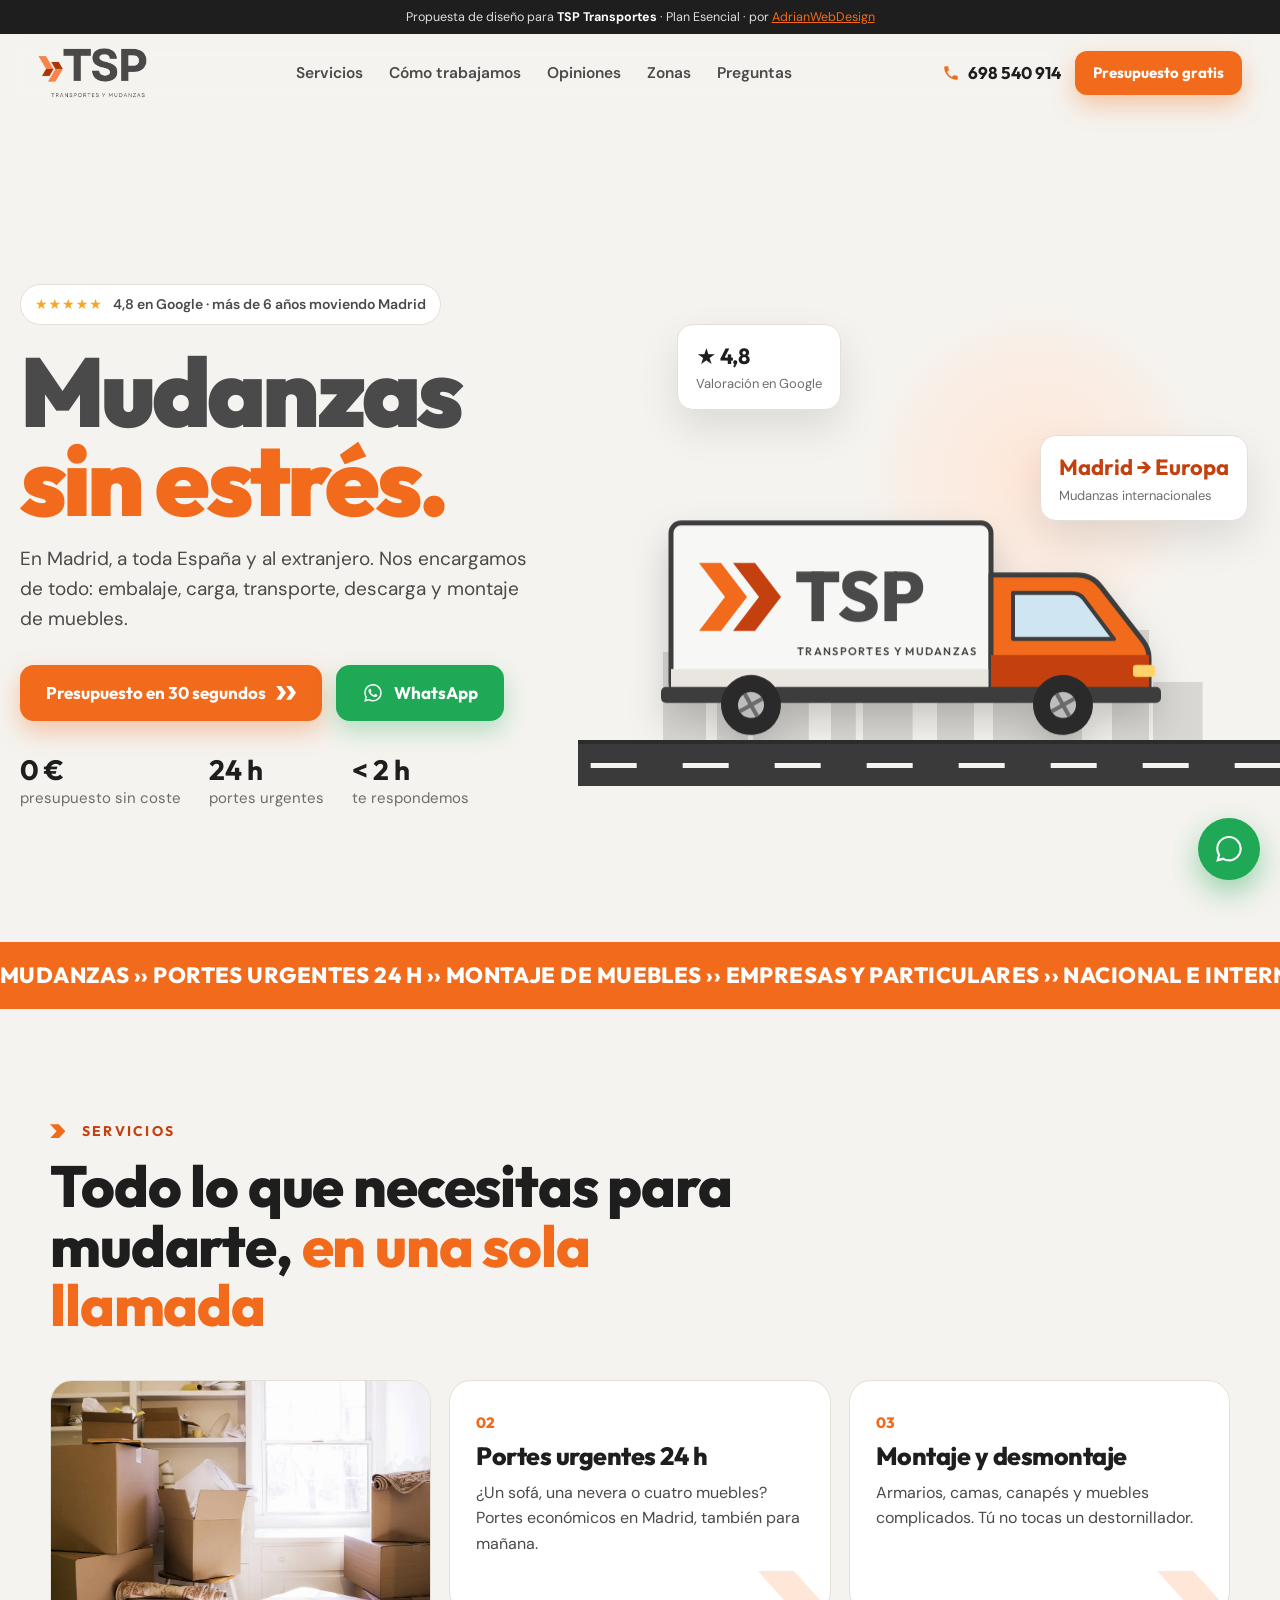
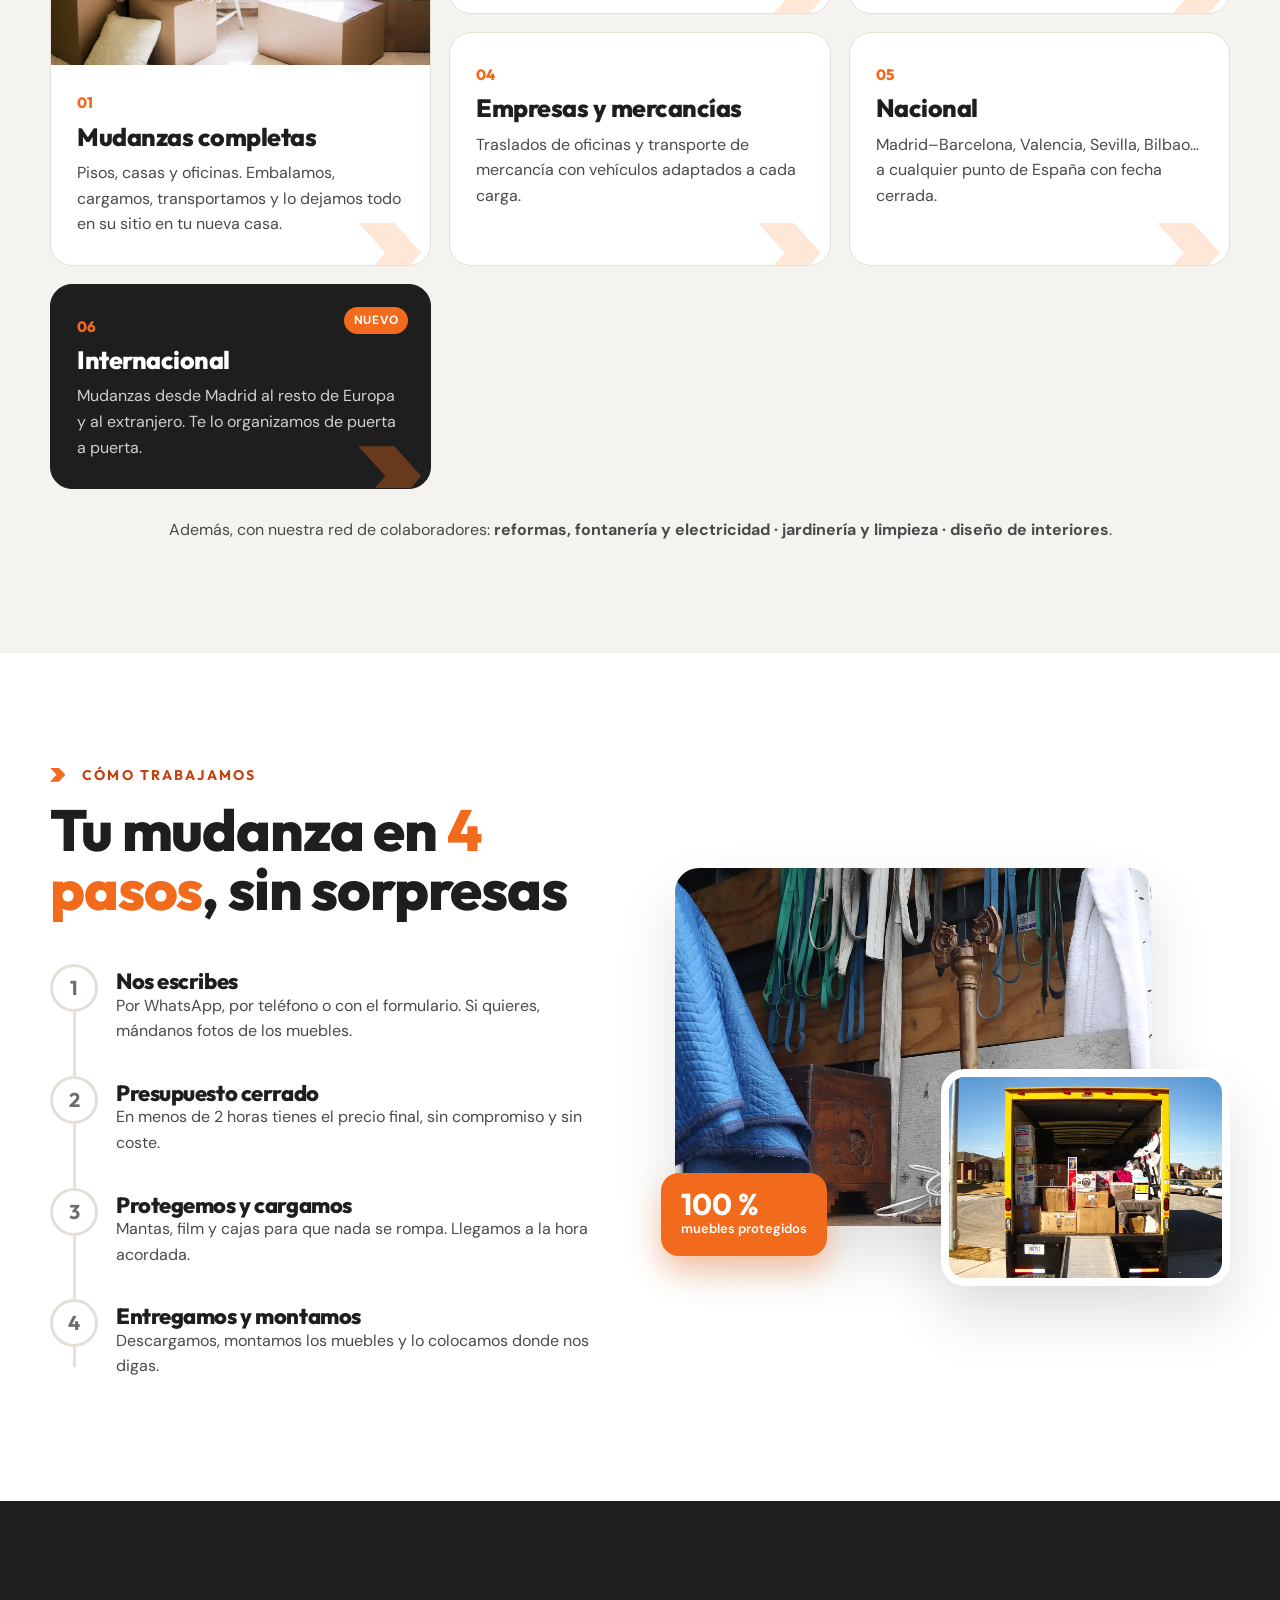
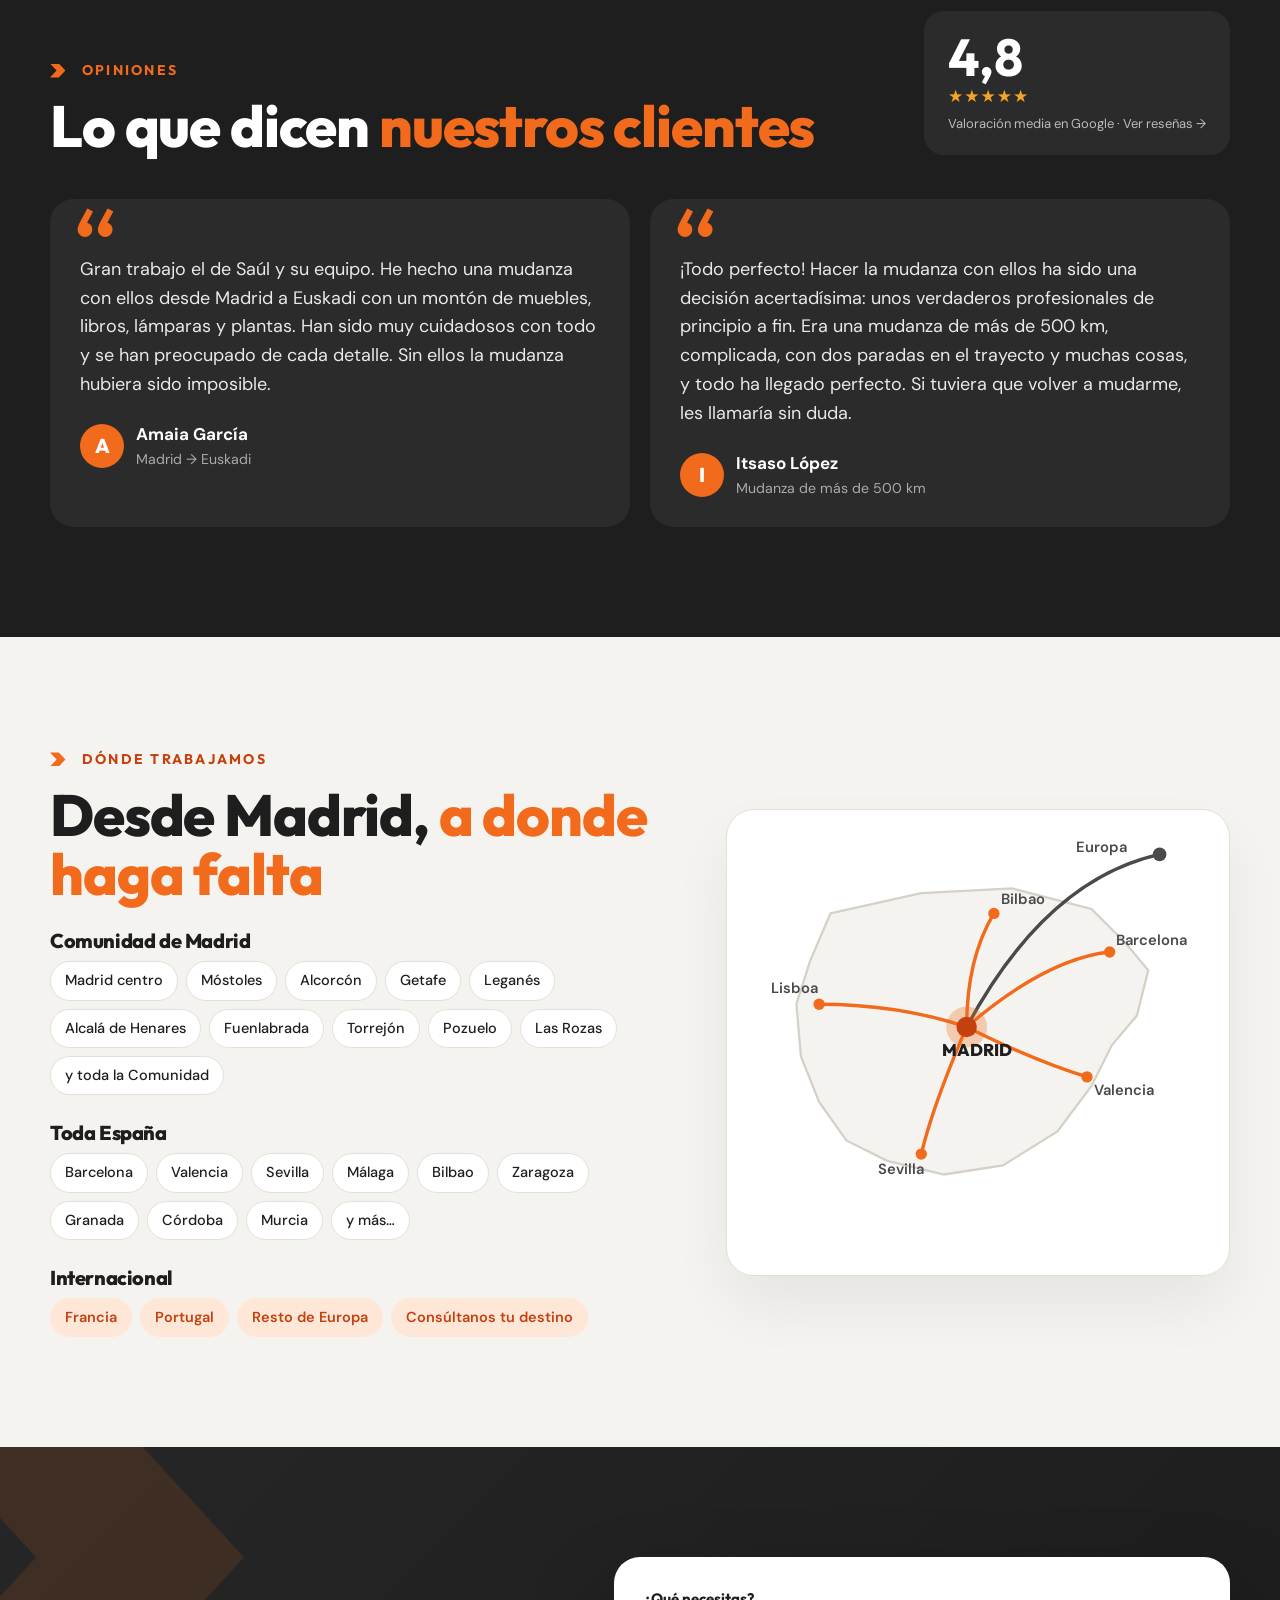
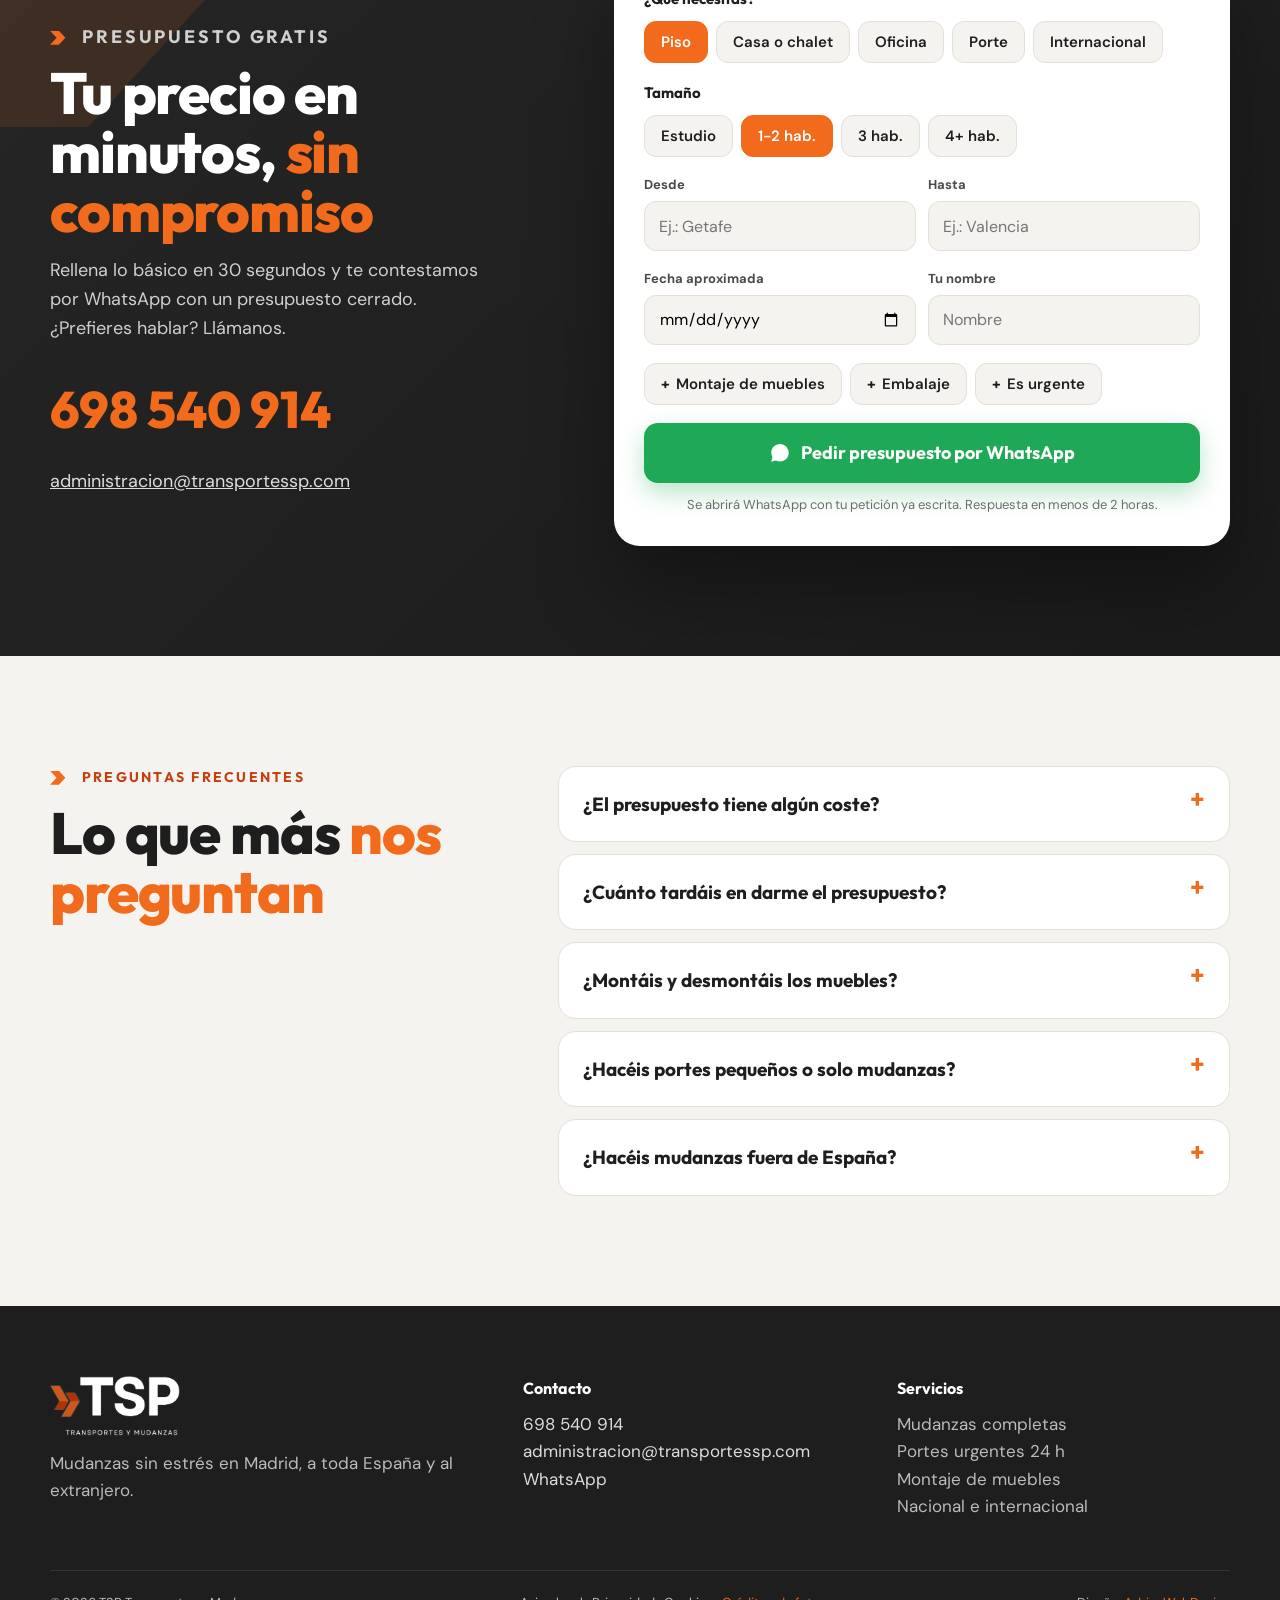
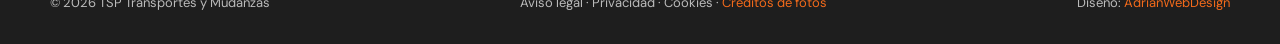
<file: index.html>
<!doctype html>
<html lang="es">
<head>
<meta charset="utf-8">
<meta name="viewport" content="width=device-width, initial-scale=1">
<title>Mudanzas en Madrid sin estrés · TSP Transportes y Mudanzas</title>
<meta name="description" content="Mudanzas en Madrid, a toda España y al extranjero. Portes urgentes en 24 horas, montaje de muebles y presupuesto gratis en minutos por WhatsApp.">
<meta name="robots" content="noindex, nofollow">
<meta name="theme-color" content="#f26a1b">
<link rel="icon" type="image/png" href="assets/img/logo-tsp.png">
<link rel="preconnect" href="https://fonts.googleapis.com">
<link rel="preconnect" href="https://fonts.gstatic.com" crossorigin>
<link href="https://fonts.googleapis.com/css2?family=Outfit:wght@500;600;700;800;900&family=DM+Sans:opsz,wght@9..40,400;9..40,500;9..40,600;9..40,700&display=swap" rel="stylesheet">
<link rel="stylesheet" href="styles.css?v=20261012">
<script>document.documentElement.classList.add('js');setTimeout(function(){if(!window.__TSP_OK)document.documentElement.classList.add('reveal-all')},3500);</script>
<script defer src="main.js?v=20261012"></script>
</head>
<body>
<div class="demo-bar">Propuesta de diseño para <b>TSP Transportes</b> · Plan Esencial · por <a href="https://adrianwebdesign.es" target="_blank" rel="noopener">AdrianWebDesign</a></div>

<header class="nav" data-nav>
  <a class="logo" href="#inicio" aria-label="TSP Transportes y Mudanzas, inicio"><img src="assets/img/logo-tsp.png" alt="TSP Transportes y Mudanzas" width="732" height="338"></a>
  <nav class="nav-links" aria-label="Secciones">
    <a href="#servicios">Servicios</a><a href="#como">Cómo trabajamos</a><a href="#opiniones">Opiniones</a><a href="#zonas">Zonas</a><a href="#faq">Preguntas</a>
  </nav>
  <div class="nav-cta">
    <a class="nav-tel" href="tel:+34698540914"><svg viewBox="0 0 24 24" aria-hidden="true"><path fill="currentColor" d="M6.6 10.8a15.1 15.1 0 0 0 6.6 6.6l2.2-2.2c.3-.3.7-.4 1-.2 1.1.4 2.3.6 3.6.6.6 0 1 .4 1 1V20c0 .6-.4 1-1 1A17 17 0 0 1 3 4c0-.6.4-1 1-1h3.5c.6 0 1 .4 1 1 0 1.3.2 2.5.6 3.6.1.3 0 .7-.2 1z"/></svg><span>698 540 914</span></a>
    <a class="btn btn-orange btn-sm" href="#presupuesto">Presupuesto gratis</a>
  </div>
</header>

<main>
<section class="hero" id="inicio">
  <div class="hero-inner">
    <div class="hero-copy">
      <p class="hero-badge"><span class="stars">★★★★★</span> 4,8 en Google · más de 6 años moviendo Madrid</p>
      <h1>Mudanzas<br><span>sin estrés.</span></h1>
      <p class="hero-sub">En Madrid, a toda España y al extranjero. Nos encargamos de todo: embalaje, carga, transporte, descarga y montaje de muebles.</p>
      <div class="hero-cta">
        <a class="btn btn-orange" href="#presupuesto">Presupuesto en 30 segundos <i class="chev" aria-hidden="true"></i></a>
        <a class="btn btn-wa" href="https://wa.me/34698540914?text=Hola%2C%20quiero%20pedir%20un%20presupuesto%20de%20mudanza" target="_blank" rel="noopener"><svg viewBox="0 0 32 32" aria-hidden="true"><path fill="currentColor" d="M16 3C9 3 3.3 8.7 3.3 15.7c0 2.3.6 4.4 1.7 6.4L3.2 28.8l6.9-1.8A12.7 12.7 0 0 0 16 28.5c7 0 12.7-5.7 12.7-12.7S23.1 3 16 3zm0 23.3c-1.9 0-3.8-.5-5.4-1.5l-.4-.2-4.1 1 1.1-4-.3-.4a10.5 10.5 0 0 1-1.6-5.6C5.4 9.9 10.2 5.1 16 5.1c2.9 0 5.5 1.1 7.5 3.1a10.6 10.6 0 0 1 3.1 7.5c0 5.9-4.8 10.6-10.6 10.6zm5.8-7.9c-.3-.2-1.9-.9-2.2-1-.3-.1-.5-.2-.7.2-.2.3-.8 1-1 1.3-.2.2-.4.2-.7.1-.3-.2-1.4-.5-2.6-1.6-.9-.8-1.6-1.9-1.8-2.2-.2-.3 0-.5.1-.7l.5-.6c.2-.2.2-.3.3-.5.1-.2.1-.4 0-.6l-1-2.4c-.3-.6-.5-.5-.7-.6h-.6c-.2 0-.6.1-.9.4-.3.3-1.1 1.1-1.1 2.7s1.1 3.1 1.3 3.3c.2.2 2.3 3.4 5.4 4.8.8.3 1.4.5 1.8.7.8.2 1.5.2 2 .1.6-.1 1.9-.8 2.2-1.5.3-.8.3-1.4.2-1.5-.1-.1-.3-.2-.6-.4z"/></svg>WhatsApp</a>
      </div>
      <ul class="hero-points">
        <li><b>0 €</b> presupuesto sin coste</li>
        <li><b>24 h</b> portes urgentes</li>
        <li><b>&lt; 2 h</b> te respondemos</li>
      </ul>
    </div>
    <div class="hero-scene" aria-hidden="true">
      <div class="sun"></div>
      <div class="skyline"></div>
      <div class="truck" data-truck>
        <svg viewBox="0 0 520 250" xmlns="http://www.w3.org/2000/svg">
          <rect x="18" y="18" width="320" height="170" rx="10" fill="#f7f7f5" stroke="#3d3d3d" stroke-width="5"/>
          <rect x="18" y="164" width="320" height="24" fill="#e9e6e0"/>
          <g transform="translate(46 58)">
            <path d="M0 0h22l26 34-26 34H0l26-34z" fill="#f26a1b"/>
            <path d="M34 0h22l26 34-26 34H34l26-34z" fill="#c4410f"/>
            <text x="96" y="58" font-family="Outfit, sans-serif" font-weight="800" font-size="70" fill="#4a4a4a">TSP</text>
            <text x="98" y="92" font-family="Outfit, sans-serif" font-weight="600" font-size="11" letter-spacing="1.3" fill="#4a4a4a">TRANSPORTES Y MUDANZAS</text>
          </g>
          <path d="M338 70h86c10 0 18 4 24 12l42 54c4 5 6 11 6 17v35H338z" fill="#f26a1b" stroke="#3d3d3d" stroke-width="5" stroke-linejoin="round"/>
          <path d="M360 88h58c6 0 10 2 13 6l30 40H360z" fill="#cfe6f2" stroke="#3d3d3d" stroke-width="4" stroke-linejoin="round"/>
          <rect x="338" y="150" width="158" height="38" fill="#c4410f"/>
          <rect x="480" y="160" width="22" height="12" rx="3" fill="#ffd36b"/>
          <rect x="8" y="182" width="500" height="16" rx="5" fill="#3d3d3d"/>
          <g class="wheel" data-wheel><circle cx="98" cy="200" r="30" fill="#2a2a2a"/><circle cx="98" cy="200" r="13" fill="#bdbdbd"/><path d="M98 187v26M85 200h26" stroke="#6b6b6b" stroke-width="4"/></g>
          <g class="wheel" data-wheel><circle cx="410" cy="200" r="30" fill="#2a2a2a"/><circle cx="410" cy="200" r="13" fill="#bdbdbd"/><path d="M410 187v26M397 200h26" stroke="#6b6b6b" stroke-width="4"/></g>
        </svg>
        <span class="puff p1"></span><span class="puff p2"></span><span class="puff p3"></span>
      </div>
      <div class="road"><i data-road></i></div>
      <div class="hero-card c1"><b>★ 4,8</b><span>Valoración en Google</span></div>
      <div class="hero-card c2"><b>Madrid → Europa</b><span>Mudanzas internacionales</span></div>
    </div>
  </div>
</section>

<div class="stripe" aria-hidden="true"><div class="stripe-track"><span>MUDANZAS ›› PORTES URGENTES 24 H ›› MONTAJE DE MUEBLES ›› EMPRESAS Y PARTICULARES ›› NACIONAL E INTERNACIONAL ›› </span><span>MUDANZAS ›› PORTES URGENTES 24 H ›› MONTAJE DE MUEBLES ›› EMPRESAS Y PARTICULARES ›› NACIONAL E INTERNACIONAL ›› </span></div></div>

<section class="section servicios" id="servicios">
  <div class="wrap">
    <div class="sec-head"><p class="eyebrow">Servicios</p><h2>Todo lo que necesitas para mudarte, <span>en una sola llamada</span></h2></div>
    <div class="svc-grid">
      <article class="svc svc-big">
        <img src="assets/img/cajas-salon.webp" alt="Salón lleno de cajas de mudanza" width="1024" height="817" loading="lazy">
        <div class="svc-body"><span class="svc-n">01</span><h3>Mudanzas completas</h3><p>Pisos, casas y oficinas. Embalamos, cargamos, transportamos y lo dejamos todo en su sitio en tu nueva casa.</p></div>
      </article>
      <article class="svc"><span class="svc-ico">⚡</span><span class="svc-n">02</span><h3>Portes urgentes 24 h</h3><p>¿Un sofá, una nevera o cuatro muebles? Portes económicos en Madrid, también para mañana.</p></article>
      <article class="svc"><span class="svc-ico">🔧</span><span class="svc-n">03</span><h3>Montaje y desmontaje</h3><p>Armarios, camas, canapés y muebles complicados. Tú no tocas un destornillador.</p></article>
      <article class="svc"><span class="svc-ico">🏢</span><span class="svc-n">04</span><h3>Empresas y mercancías</h3><p>Traslados de oficinas y transporte de mercancía con vehículos adaptados a cada carga.</p></article>
      <article class="svc"><span class="svc-ico">🇪🇸</span><span class="svc-n">05</span><h3>Nacional</h3><p>Madrid–Barcelona, Valencia, Sevilla, Bilbao… a cualquier punto de España con fecha cerrada.</p></article>
      <article class="svc svc-int"><span class="svc-ico">🌍</span><span class="svc-n">06</span><h3>Internacional</h3><p>Mudanzas desde Madrid al resto de Europa y al extranjero. Te lo organizamos de puerta a puerta.</p><span class="svc-tag">Nuevo</span></article>
    </div>
    <p class="extra">Además, con nuestra red de colaboradores: <b>reformas, fontanería y electricidad · jardinería y limpieza · diseño de interiores</b>.</p>
  </div>
</section>

<section class="section como" id="como">
  <div class="wrap como-grid">
    <div class="como-copy">
      <p class="eyebrow">Cómo trabajamos</p>
      <h2>Tu mudanza en <span>4 pasos</span>, sin sorpresas</h2>
      <ol class="steps" data-steps>
        <li><b>1</b><div><h3>Nos escribes</h3><p>Por WhatsApp, por teléfono o con el formulario. Si quieres, mándanos fotos de los muebles.</p></div></li>
        <li><b>2</b><div><h3>Presupuesto cerrado</h3><p>En menos de 2 horas tienes el precio final, sin compromiso y sin coste.</p></div></li>
        <li><b>3</b><div><h3>Protegemos y cargamos</h3><p>Mantas, film y cajas para que nada se rompa. Llegamos a la hora acordada.</p></div></li>
        <li><b>4</b><div><h3>Entregamos y montamos</h3><p>Descargamos, montamos los muebles y lo colocamos donde nos digas.</p></div></li>
      </ol>
    </div>
    <div class="como-img">
      <img src="assets/img/mantas.webp" alt="Muebles protegidos con mantas dentro del camión" width="1024" height="683" loading="lazy">
      <img class="ci2" src="assets/img/camion-carga.webp" alt="Camión de mudanza cargado y ordenado" width="1024" height="768" loading="lazy">
      <div class="como-badge"><b>100 %</b><span>muebles protegidos</span></div>
    </div>
  </div>
</section>

<section class="section opiniones" id="opiniones">
  <div class="wrap">
    <div class="op-head">
      <div><p class="eyebrow eyebrow-light">Opiniones</p><h2>Lo que dicen <span>nuestros clientes</span></h2></div>
      <a class="gscore" href="https://share.google/C3nRzdpnRoUXt959P" target="_blank" rel="noopener"><b>4,8</b><span class="stars">★★★★★</span><small>Valoración media en Google · Ver reseñas →</small></a>
    </div>
    <div class="op-grid">
      <figure class="op"><span class="q">“</span><blockquote>Gran trabajo el de Saúl y su equipo. He hecho una mudanza con ellos desde Madrid a Euskadi con un montón de muebles, libros, lámparas y plantas. Han sido muy cuidadosos con todo y se han preocupado de cada detalle. Sin ellos la mudanza hubiera sido imposible.</blockquote><figcaption><span class="av">A</span><b>Amaia García</b><small>Madrid → Euskadi</small></figcaption></figure>
      <figure class="op"><span class="q">“</span><blockquote>¡Todo perfecto! Hacer la mudanza con ellos ha sido una decisión acertadísima: unos verdaderos profesionales de principio a fin. Era una mudanza de más de 500 km, complicada, con dos paradas en el trayecto y muchas cosas, y todo ha llegado perfecto. Si tuviera que volver a mudarme, les llamaría sin duda.</blockquote><figcaption><span class="av">I</span><b>Itsaso López</b><small>Mudanza de más de 500 km</small></figcaption></figure>
    </div>
  </div>
</section>

<section class="section zonas" id="zonas">
  <div class="wrap zonas-grid">
    <div>
      <p class="eyebrow">Dónde trabajamos</p>
      <h2>Desde Madrid, <span>a donde haga falta</span></h2>
      <div class="zona"><h3>Comunidad de Madrid</h3><p class="chips"><span>Madrid centro</span><span>Móstoles</span><span>Alcorcón</span><span>Getafe</span><span>Leganés</span><span>Alcalá de Henares</span><span>Fuenlabrada</span><span>Torrejón</span><span>Pozuelo</span><span>Las Rozas</span><span>y toda la Comunidad</span></p></div>
      <div class="zona"><h3>Toda España</h3><p class="chips"><span>Barcelona</span><span>Valencia</span><span>Sevilla</span><span>Málaga</span><span>Bilbao</span><span>Zaragoza</span><span>Granada</span><span>Córdoba</span><span>Murcia</span><span>y más…</span></p></div>
      <div class="zona"><h3>Internacional</h3><p class="chips chips-int"><span>Francia</span><span>Portugal</span><span>Resto de Europa</span><span>Consúltanos tu destino</span></p></div>
    </div>
    <div class="map" aria-hidden="true">
      <svg viewBox="0 0 400 360" data-map>
        <path class="land" d="M70 70 L150 52 L230 48 L300 66 L330 96 L350 120 L340 160 L318 186 L300 222 L270 262 L222 292 L170 300 L120 288 L84 270 L60 236 L44 196 L40 150 L52 112 Z"/>
        <g class="routes">
          <path d="M190 170 Q260 110 316 104" pathLength="1"/>
          <path d="M190 170 Q250 200 296 214" pathLength="1"/>
          <path d="M190 170 Q160 240 150 282" pathLength="1"/>
          <path d="M190 170 Q190 110 214 70" pathLength="1"/>
          <path d="M190 170 Q130 150 60 150" pathLength="1"/>
          <path class="int" d="M190 170 Q260 40 360 18" pathLength="1"/>
        </g>
        <g class="dots"><circle cx="316" cy="104" r="5"/><circle cx="296" cy="214" r="5"/><circle cx="150" cy="282" r="5"/><circle cx="214" cy="70" r="5"/><circle cx="60" cy="150" r="5"/><circle class="int" cx="360" cy="18" r="6"/></g>
        <g class="labels"><text x="322" y="98">Barcelona</text><text x="302" y="230">Valencia</text><text x="112" y="300">Sevilla</text><text x="220" y="62">Bilbao</text><text x="18" y="140">Lisboa</text><text x="286" y="16">Europa</text></g>
        <g class="madrid"><circle class="pulse" cx="190" cy="170" r="18"/><circle cx="190" cy="170" r="9"/><text x="168" y="196">MADRID</text></g>
      </svg>
    </div>
  </div>
</section>

<section class="section presupuesto" id="presupuesto">
  <div class="wrap pres-grid">
    <div class="pres-copy">
      <p class="eyebrow eyebrow-light">Presupuesto gratis</p>
      <h2>Tu precio en minutos, <span>sin compromiso</span></h2>
      <p>Rellena lo básico en 30 segundos y te contestamos por WhatsApp con un presupuesto cerrado. ¿Prefieres hablar? Llámanos.</p>
      <a class="big-tel" href="tel:+34698540914">698 540 914</a>
      <p class="mail"><a href="mailto:administracion@transportessp.com">administracion@transportessp.com</a></p>
    </div>
    <form class="quote" data-quote novalidate>
      <fieldset><legend>¿Qué necesitas?</legend>
        <div class="opts" data-group="tipo">
          <label><input type="radio" name="tipo" value="Mudanza de piso" checked><span>Piso</span></label>
          <label><input type="radio" name="tipo" value="Mudanza de casa o chalet"><span>Casa o chalet</span></label>
          <label><input type="radio" name="tipo" value="Mudanza de oficina"><span>Oficina</span></label>
          <label><input type="radio" name="tipo" value="Porte (pocos muebles)"><span>Porte</span></label>
          <label><input type="radio" name="tipo" value="Mudanza internacional"><span>Internacional</span></label>
        </div>
      </fieldset>
      <fieldset data-size><legend>Tamaño</legend>
        <div class="opts">
          <label><input type="radio" name="tam" value="Estudio"><span>Estudio</span></label>
          <label><input type="radio" name="tam" value="1-2 habitaciones" checked><span>1-2 hab.</span></label>
          <label><input type="radio" name="tam" value="3 habitaciones"><span>3 hab.</span></label>
          <label><input type="radio" name="tam" value="4 o más habitaciones"><span>4+ hab.</span></label>
        </div>
      </fieldset>
      <div class="row2">
        <label class="fld"><span>Desde</span><input name="desde" placeholder="Ej.: Getafe" autocomplete="address-level2"></label>
        <label class="fld"><span>Hasta</span><input name="hasta" placeholder="Ej.: Valencia" autocomplete="off"></label>
      </div>
      <div class="row2">
        <label class="fld"><span>Fecha aproximada</span><input name="fecha" type="date"></label>
        <label class="fld"><span>Tu nombre</span><input name="nombre" placeholder="Nombre" autocomplete="given-name"></label>
      </div>
      <div class="extras">
        <label class="tg"><input type="checkbox" name="montaje" value="Montaje y desmontaje de muebles"><span>Montaje de muebles</span></label>
        <label class="tg"><input type="checkbox" name="embalaje" value="Embalaje"><span>Embalaje</span></label>
        <label class="tg"><input type="checkbox" name="urgente" value="Es urgente"><span>Es urgente</span></label>
      </div>
      <button class="btn btn-wa btn-wide" type="submit"><svg viewBox="0 0 32 32" aria-hidden="true"><path fill="currentColor" d="M16 3C9 3 3.3 8.7 3.3 15.7c0 2.3.6 4.4 1.7 6.4L3.2 28.8l6.9-1.8A12.7 12.7 0 0 0 16 28.5c7 0 12.7-5.7 12.7-12.7S23.1 3 16 3z"/></svg>Pedir presupuesto por WhatsApp</button>
      <p class="quote-note">Se abrirá WhatsApp con tu petición ya escrita. Respuesta en menos de 2 horas.</p>
    </form>
  </div>
</section>

<section class="section faq" id="faq">
  <div class="wrap faq-grid">
    <div><p class="eyebrow">Preguntas frecuentes</p><h2>Lo que más <span>nos preguntan</span></h2></div>
    <div class="faq-list">
      <details><summary>¿El presupuesto tiene algún coste?</summary><p>No. El presupuesto es gratis y sin compromiso. Te damos un precio cerrado antes de empezar, para que no haya sorpresas.</p></details>
      <details><summary>¿Cuánto tardáis en darme el presupuesto?</summary><p>Normalmente menos de 2 horas. Si nos mandas fotos o un vídeo de los muebles por WhatsApp, el precio es todavía más ajustado.</p></details>
      <details><summary>¿Montáis y desmontáis los muebles?</summary><p>Sí. Desmontamos armarios, camas, canapés y muebles complicados, y los volvemos a montar en tu nueva casa.</p></details>
      <details><summary>¿Hacéis portes pequeños o solo mudanzas?</summary><p>Hacemos las dos cosas: desde un solo mueble hasta una casa completa, con portes urgentes en 24 horas dentro de Madrid.</p></details>
      <details><summary>¿Hacéis mudanzas fuera de España?</summary><p>Sí. Organizamos mudanzas internacionales desde Madrid. Escríbenos con el destino y te preparamos el presupuesto.</p></details>
    </div>
  </div>
</section>
</main>

<footer class="footer">
  <div class="wrap foot-grid">
    <div><img class="foot-logo" src="assets/img/logo-tsp-blanco.png" alt="TSP Transportes y Mudanzas" width="732" height="338"><p>Mudanzas sin estrés en Madrid, a toda España y al extranjero.</p></div>
    <div><h4>Contacto</h4><p><a href="tel:+34698540914">698 540 914</a><br><a href="mailto:administracion@transportessp.com">administracion@transportessp.com</a><br><a href="https://wa.me/34698540914" target="_blank" rel="noopener">WhatsApp</a></p></div>
    <div><h4>Servicios</h4><p>Mudanzas completas<br>Portes urgentes 24 h<br>Montaje de muebles<br>Nacional e internacional</p></div>
  </div>
  <div class="wrap foot-bottom"><span>© 2026 TSP Transportes y Mudanzas</span><span>Aviso legal · Privacidad · Cookies · <a href="creditos.html">Créditos de fotos</a></span><span>Diseño: <a href="https://adrianwebdesign.es" target="_blank" rel="noopener">AdrianWebDesign</a></span></div>
</footer>

<a class="wa-float" href="https://wa.me/34698540914?text=Hola%2C%20quiero%20pedir%20un%20presupuesto%20de%20mudanza" target="_blank" rel="noopener" aria-label="Escríbenos por WhatsApp"><svg viewBox="0 0 32 32" aria-hidden="true"><path fill="currentColor" d="M16 3C9 3 3.3 8.7 3.3 15.7c0 2.3.6 4.4 1.7 6.4L3.2 28.8l6.9-1.8A12.7 12.7 0 0 0 16 28.5c7 0 12.7-5.7 12.7-12.7S23.1 3 16 3zm0 23.3c-1.9 0-3.8-.5-5.4-1.5l-.4-.2-4.1 1 1.1-4-.3-.4a10.5 10.5 0 0 1-1.6-5.6C5.4 9.9 10.2 5.1 16 5.1c2.9 0 5.5 1.1 7.5 3.1a10.6 10.6 0 0 1 3.1 7.5c0 5.9-4.8 10.6-10.6 10.6z"/></svg></a>
</body>
</html>
</file>
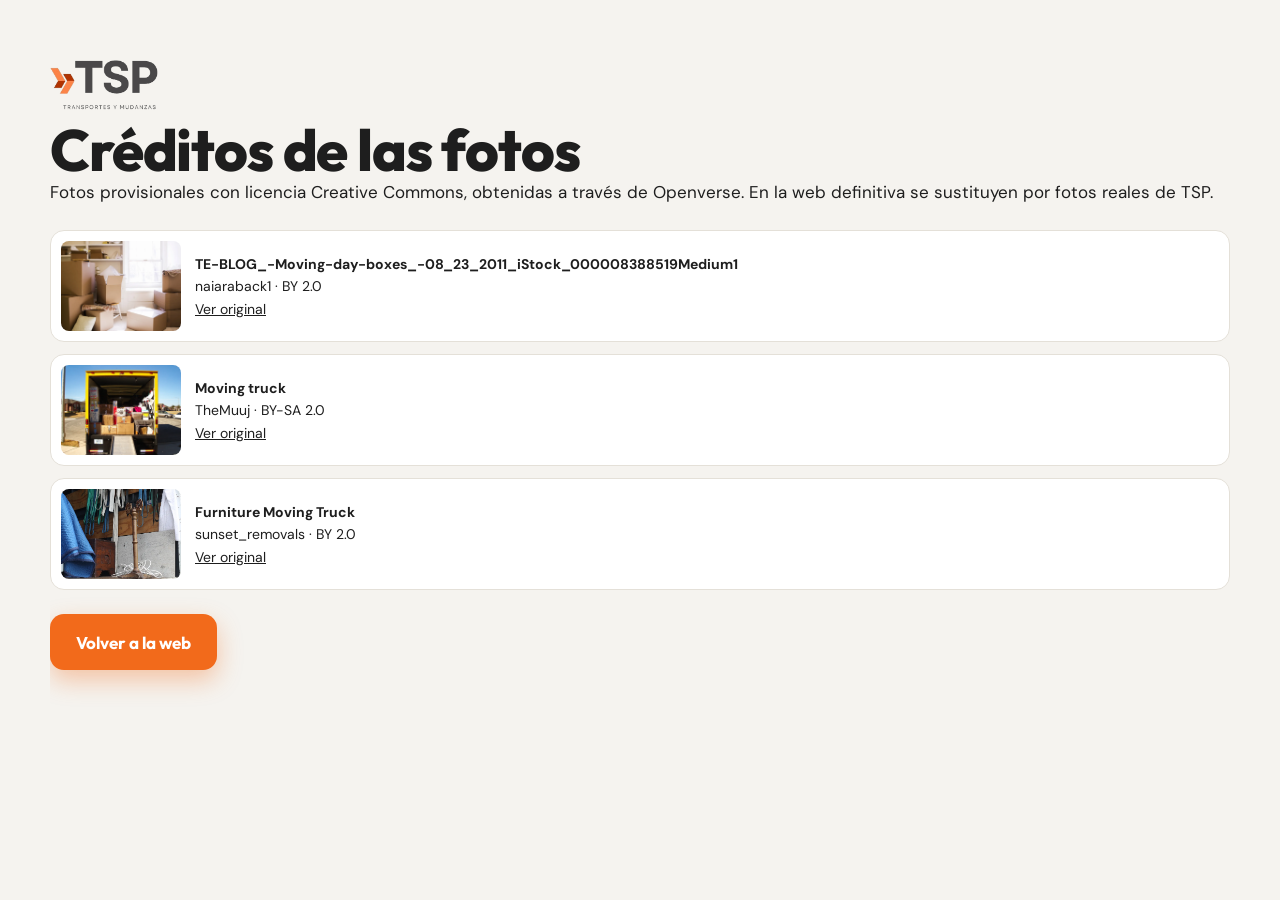
<file: creditos.html>
<!doctype html>
<html lang="es"><head><meta charset="utf-8"><meta name="viewport" content="width=device-width, initial-scale=1">
<title>Créditos de las fotos · TSP (propuesta)</title><meta name="robots" content="noindex, nofollow">
<link href="https://fonts.googleapis.com/css2?family=Outfit:wght@700;800&family=DM+Sans:wght@400;600&display=swap" rel="stylesheet">
<link rel="stylesheet" href="styles.css?v=20261012">
<style>.cr{padding:60px 0}.cr ul{list-style:none;display:grid;gap:12px;margin:24px 0}.cr li{display:flex;gap:14px;align-items:center;background:#fff;border:1px solid var(--line);border-radius:14px;padding:10px}.cr li img{width:120px;height:90px;object-fit:cover;border-radius:8px}.cr li div{display:grid;font-size:14px;min-width:0;overflow-wrap:anywhere}</style>
</head><body><main class="wrap cr">
<a href="index.html"><img src="assets/img/logo-tsp.png" alt="TSP Transportes y Mudanzas" style="height:50px;width:auto"></a>
<h2>Créditos de las fotos</h2>
<p>Fotos provisionales con licencia Creative Commons, obtenidas a través de Openverse. En la web definitiva se sustituyen por fotos reales de TSP.</p>
<ul><li><img src="assets/img/cajas-salon.webp" alt="" width="120" height="90"><div><b>TE-BLOG_-Moving-day-boxes_-08_23_2011_iStock_000008388519Medium1</b><span>naiaraback1 · BY 2.0</span><a href="https://www.flickr.com/photos/128359034@N07/17233058042" rel="noopener nofollow">Ver original</a></div></li><li><img src="assets/img/camion-carga.webp" alt="" width="120" height="90"><div><b>Moving truck</b><span>TheMuuj · BY-SA 2.0</span><a href="https://www.flickr.com/photos/84311706@N00/2224917035" rel="noopener nofollow">Ver original</a></div></li><li><img src="assets/img/mantas.webp" alt="" width="120" height="90"><div><b>Furniture Moving Truck</b><span>sunset_removals · BY 2.0</span><a href="https://www.flickr.com/photos/128772241@N07/15555660566" rel="noopener nofollow">Ver original</a></div></li></ul>
<a class="btn btn-orange" href="index.html">Volver a la web</a>
</main></body></html>
</file>
<file: styles.css>
@charset "UTF-8";
/* Propuesta TSP Transportes · Plan Esencial — gris del logo + naranja de las flechas */
:root{
  --ink:#1e1e1e; --gray:#4a4a4a; --gray-2:#6d6d6d; --line:#e4e0d8; --paper:#f5f3ef; --white:#fff;
  --orange:#f26a1b; --orange-d:#c4410f; --orange-l:#ffe7d8; --wa:#1fa855;
  --h:"Outfit",system-ui,sans-serif; --b:"DM Sans",system-ui,sans-serif; --ease:cubic-bezier(.16,1,.3,1);
}
*{box-sizing:border-box;margin:0;padding:0}
html{scroll-behavior:smooth;scroll-padding-top:90px;-webkit-text-size-adjust:100%}
body{font-family:var(--b);font-size:17px;line-height:1.6;color:var(--ink);background:var(--paper);overflow-x:hidden}
main{overflow-x:clip}
img{display:block;max-width:100%;height:auto}
a{color:inherit}
.wrap{width:min(1180px,100% - 40px);margin-inline:auto}
h1,h2,h3{font-family:var(--h);line-height:1.02;letter-spacing:-.02em}
h2{font-size:clamp(34px,4.6vw,58px);font-weight:800;margin:10px 0 0}
h2 span{color:var(--orange)}
.eyebrow{display:inline-flex;align-items:center;gap:10px;font-family:var(--h);font-weight:700;font-size:14px;letter-spacing:.16em;text-transform:uppercase;color:var(--orange-d)}
.eyebrow::before{content:"";width:22px;height:14px;background:var(--orange);clip-path:polygon(0 0,40% 0,70% 50%,40% 100%,0 100%,30% 50%)}
.eyebrow-light{color:var(--orange)}
.sec-head{max-width:760px;margin-bottom:46px}
.section{padding:110px 0}

/* botones */
.btn{display:inline-flex;align-items:center;justify-content:center;gap:10px;min-height:56px;padding:0 26px;border-radius:14px;font-family:var(--h);font-weight:700;font-size:17px;text-decoration:none;border:0;cursor:pointer;transition:transform .25s var(--ease),box-shadow .25s,background .2s}
.btn svg{width:22px;height:22px}
.btn-orange{background:var(--orange);color:#fff;box-shadow:0 10px 24px rgba(242,106,27,.35)}
.btn-orange:hover{background:var(--orange-d);transform:translateY(-2px)}
.btn-wa{background:var(--wa);color:#fff;box-shadow:0 10px 24px rgba(31,168,85,.3)}
.btn-wa:hover{transform:translateY(-2px);filter:brightness(1.05)}
.btn-sm{min-height:44px;padding:0 18px;font-size:15px;border-radius:12px}
.btn-wide{width:100%}
.chev{display:inline-block;width:20px;height:14px;background:currentColor;clip-path:polygon(0 0,25% 0,50% 50%,25% 100%,0 100%,25% 50%,0 0,0 0,50% 0,75% 50%,50% 100%,75% 100%,100% 50%,75% 0);transition:transform .3s}
.btn:hover .chev{transform:translateX(4px)}

/* demo + nav */
.demo-bar{background:var(--ink);color:#ddd;font-size:12.5px;text-align:center;padding:7px 12px}
.demo-bar b{color:#fff}.demo-bar a{color:var(--orange)}
.nav{position:sticky;top:0;z-index:50;display:flex;align-items:center;justify-content:space-between;gap:20px;height:78px;padding:0 clamp(16px,3vw,40px);background:rgba(245,243,239,.92);backdrop-filter:blur(12px);-webkit-backdrop-filter:blur(12px);transition:box-shadow .3s,height .3s}
.nav.is-scrolled{box-shadow:0 1px 0 var(--line),0 10px 30px rgba(0,0,0,.05);height:68px}
.logo{display:flex;align-items:center}.logo img{height:50px;width:auto}
.nav-links{display:flex;gap:26px}
.nav-links a{text-decoration:none;font-weight:600;font-size:15.5px;color:var(--gray);transition:color .2s}
.nav-links a:hover{color:var(--orange-d)}
.nav-cta{display:flex;align-items:center;gap:14px}
.nav-tel{display:inline-flex;align-items:center;gap:8px;font-family:var(--h);font-weight:700;text-decoration:none;color:var(--ink)}
.nav-tel svg{width:18px;height:18px;color:var(--orange)}

/* hero */
.hero{position:relative;padding:40px 0 0;overflow:hidden}
.hero-inner{width:min(1240px,100% - 40px);margin:0 auto;display:grid;grid-template-columns:minmax(0,1fr) minmax(0,1.05fr);gap:30px;align-items:center;min-height:calc(100vh - 110px)}
.hero-badge{display:inline-flex;align-items:center;gap:10px;padding:8px 14px;border-radius:99px;background:#fff;border:1px solid var(--line);font-size:14px;font-weight:600;color:var(--gray)}
.stars{color:#f5a524;letter-spacing:1px}
.hero h1{font-size:clamp(56px,7.6vw,112px);font-weight:900;margin:22px 0 18px;letter-spacing:-.04em;line-height:.92;color:var(--gray)}
.hero h1 span{color:var(--orange);display:inline-block}
.hero-sub{font-size:19px;color:var(--gray);max-width:520px}
.hero-cta{display:flex;flex-wrap:wrap;gap:14px;margin-top:30px}
.hero-points{list-style:none;display:flex;flex-wrap:wrap;gap:12px 28px;margin-top:34px}
.hero-points li{font-size:15px;color:var(--gray-2)}
.hero-points b{display:block;font-family:var(--h);font-size:28px;color:var(--ink);line-height:1.1}
.hero-scene{position:relative;height:min(560px,62vh);min-height:400px}
.sun{position:absolute;right:8%;top:6%;width:56%;aspect-ratio:1;border-radius:50%;background:radial-gradient(circle,var(--orange-l) 0%,rgba(255,231,216,.4) 50%,transparent 70%)}
.skyline{position:absolute;left:0;right:0;bottom:84px;height:150px;opacity:.16;background:
  linear-gradient(var(--gray),var(--gray)) 4% 100%/7% 60% no-repeat,linear-gradient(var(--gray),var(--gray)) 13% 100%/5% 85% no-repeat,
  linear-gradient(var(--gray),var(--gray)) 20% 100%/9% 45% no-repeat,linear-gradient(var(--gray),var(--gray)) 32% 100%/4% 100% no-repeat,
  linear-gradient(var(--gray),var(--gray)) 39% 100%/8% 70% no-repeat,linear-gradient(var(--gray),var(--gray)) 51% 100%/6% 55% no-repeat,
  linear-gradient(var(--gray),var(--gray)) 60% 100%/5% 90% no-repeat,linear-gradient(var(--gray),var(--gray)) 68% 100%/10% 50% no-repeat,
  linear-gradient(var(--gray),var(--gray)) 81% 100%/6% 75% no-repeat,linear-gradient(var(--gray),var(--gray)) 90% 100%/8% 40% no-repeat}
.road{position:absolute;left:-10%;right:-30vw;bottom:40px;height:46px;background:#3a3a3a;border-top:4px solid #2c2c2c;overflow:hidden}
.road i{position:absolute;left:0;top:50%;width:300%;height:5px;margin-top:-2px;background:repeating-linear-gradient(90deg,#f5f3ef 0 46px,transparent 46px 92px);will-change:transform}
.truck{position:absolute;left:2%;bottom:62px;width:min(86%,520px);will-change:transform}
.truck svg{width:100%;height:auto;overflow:visible;filter:drop-shadow(0 18px 18px rgba(0,0,0,.18))}
.wheel{transform-box:fill-box;transform-origin:center}
.puff{position:absolute;left:-4%;bottom:12%;width:30px;height:30px;border-radius:50%;background:#d8d4cc;opacity:0;animation:puff 1.6s ease-out infinite}
.p2{animation-delay:.5s}.p3{animation-delay:1s}
@keyframes puff{0%{opacity:.7;transform:translate(0,0) scale(.4)}100%{opacity:0;transform:translate(-70px,-30px) scale(1.6)}}
.hero-card{position:absolute;display:grid;padding:14px 18px;border-radius:16px;background:#fff;box-shadow:0 18px 40px rgba(0,0,0,.1);border:1px solid var(--line);animation:float 5s ease-in-out infinite}
.hero-card b{font-family:var(--h);font-size:22px;color:var(--ink)}
.hero-card span{font-size:13px;color:var(--gray-2)}
.c1{left:6%;top:10%}.c2{right:2%;top:30%;animation-delay:-2.5s}
.c2 b{color:var(--orange-d)}
@keyframes float{50%{transform:translateY(-12px)}}

/* franja */
.stripe{background:var(--orange);color:#fff;overflow:hidden}
.stripe-track{display:flex;width:max-content;animation:tick 34s linear infinite}
.stripe span{white-space:nowrap;padding:16px 0;font-family:var(--h);font-weight:800;font-size:22px;letter-spacing:.02em}
@keyframes tick{to{transform:translateX(-50%)}}

/* servicios */
.svc-grid{display:grid;grid-template-columns:repeat(3,minmax(0,1fr));gap:18px}
.svc{position:relative;background:#fff;border:1px solid var(--line);border-radius:22px;padding:28px 26px;transition:transform .35s var(--ease),box-shadow .35s,border-color .35s;overflow:hidden}
.svc:hover{transform:translateY(-6px);box-shadow:0 24px 50px rgba(0,0,0,.08);border-color:var(--orange)}
.svc::after{content:"";position:absolute;right:-18px;bottom:-18px;width:90px;height:60px;background:var(--orange-l);clip-path:polygon(0 0,40% 0,70% 50%,40% 100%,0 100%,30% 50%);transition:transform .4s var(--ease)}
.svc:hover::after{transform:translateX(-12px)}
.svc-ico{display:none}
.svc-n{font-family:var(--h);font-weight:800;font-size:15px;color:var(--orange)}
.svc h3{font-size:25px;font-weight:800;margin:8px 0 10px}
.svc p{color:var(--gray);font-size:16px;position:relative;z-index:1}
.svc-big{grid-row:span 2;padding:0;display:flex;flex-direction:column}
.svc-big img{aspect-ratio:4/3;object-fit:cover;width:100%;flex:1;min-height:0}
.svc-big .svc-body{padding:24px 26px 28px}
.svc-int{background:var(--ink);color:#fff;border-color:var(--ink)}
.svc-int p{color:#cfcfcf}
.svc-int::after{background:rgba(242,106,27,.35)}
.svc-tag{position:absolute;top:22px;right:22px;padding:4px 10px;border-radius:99px;background:var(--orange);color:#fff;font-size:12px;font-weight:700;text-transform:uppercase;letter-spacing:.06em}
.extra{margin-top:28px;color:var(--gray);font-size:16px;text-align:center}

/* cómo */
.como{background:#fff}
.como-grid{display:grid;grid-template-columns:minmax(0,1fr) minmax(0,1fr);gap:70px;align-items:center}
.steps{list-style:none;margin-top:34px;display:grid;gap:8px;position:relative}
.steps::before{content:"";position:absolute;left:23px;top:24px;bottom:24px;width:3px;background:var(--line)}
.steps::after{content:"";position:absolute;left:23px;top:24px;width:3px;height:var(--fill,0%);max-height:calc(100% - 48px);background:var(--orange);transition:height .2s linear}
.steps li{position:relative;display:grid;grid-template-columns:48px 1fr;gap:18px;padding:12px 0}
.steps li>b{position:relative;z-index:1;width:48px;height:48px;border-radius:50%;display:grid;place-items:center;background:#fff;border:3px solid var(--line);font-family:var(--h);font-size:20px;color:var(--gray-2);transition:all .4s var(--ease)}
.steps li.on>b{background:var(--orange);border-color:var(--orange);color:#fff;transform:scale(1.08)}
.steps h3{font-size:22px;font-weight:800;margin-top:6px}
.steps p{color:var(--gray);font-size:16px}
.como-img{position:relative;padding-bottom:60px}
.como-img img{border-radius:24px;aspect-ratio:4/3;object-fit:cover;width:86%;box-shadow:0 30px 60px rgba(0,0,0,.12)}
.como-img .ci2{position:absolute;right:0;bottom:0;width:52%;border:8px solid #fff}
.como-badge{position:absolute;left:-14px;bottom:30px;display:grid;padding:16px 20px;border-radius:18px;background:var(--orange);color:#fff;box-shadow:0 16px 30px rgba(242,106,27,.35)}
.como-badge b{font-family:var(--h);font-size:30px;line-height:1}
.como-badge span{font-size:13px;font-weight:600}

/* opiniones */
.opiniones{background:var(--ink);color:#fff}
.op-head{display:flex;flex-wrap:wrap;align-items:flex-end;justify-content:space-between;gap:30px;margin-bottom:44px}
.gscore{display:grid;justify-items:start;padding:20px 24px;border-radius:20px;background:#2b2b2b;text-decoration:none;transition:background .2s}
.gscore:hover{background:#353535}
.gscore b{font-family:var(--h);font-size:52px;line-height:1}
.gscore small{color:#bbb;font-size:13px;margin-top:4px}
.op-grid{display:grid;grid-template-columns:1fr 1fr;gap:20px}
.op{position:relative;padding:34px 30px 28px;border-radius:24px;background:#2b2b2b}
.op .q{position:absolute;top:-6px;left:22px;font-family:var(--h);font-size:110px;line-height:1;color:var(--orange)}
.op blockquote{font-size:18px;line-height:1.6;color:#e9e9e9;margin-top:22px}
.op figcaption{display:grid;grid-template-columns:auto 1fr;column-gap:12px;align-items:center;margin-top:22px}
.av{grid-row:span 2;width:44px;height:44px;border-radius:50%;display:grid;place-items:center;background:var(--orange);font-family:var(--h);font-weight:800;font-size:20px}
.op small{color:#aaa}

/* zonas */
.zonas-grid{display:grid;grid-template-columns:minmax(0,1.1fr) minmax(0,.9fr);gap:60px;align-items:center}
.zona{margin-top:28px}
.zona h3{font-size:20px;font-weight:800;margin-bottom:10px}
.chips{display:flex;flex-wrap:wrap;gap:8px}
.chips span{padding:7px 14px;border-radius:99px;background:#fff;border:1px solid var(--line);font-size:14.5px;font-weight:500;transition:all .2s}
.chips span:hover{border-color:var(--orange);color:var(--orange-d)}
.chips-int span{background:var(--orange-l);border-color:transparent;color:var(--orange-d);font-weight:600}
.map{background:#fff;border-radius:28px;border:1px solid var(--line);padding:24px;box-shadow:0 30px 60px rgba(0,0,0,.06)}
.map svg{width:100%;height:auto;overflow:visible}
.map .land{fill:var(--paper);stroke:#d6d1c7;stroke-width:2}
.map .routes path{fill:none;stroke:var(--orange);stroke-width:3;stroke-linecap:round;stroke-dasharray:1;stroke-dashoffset:1}
.map.in .routes path{animation:draw 1.4s var(--ease) forwards}
.map .routes path:nth-child(2){animation-delay:.15s}.map .routes path:nth-child(3){animation-delay:.3s}.map .routes path:nth-child(4){animation-delay:.45s}.map .routes path:nth-child(5){animation-delay:.6s}
.map .routes path.int{stroke:var(--gray);stroke-dasharray:1;animation-delay:.9s!important}
@keyframes draw{to{stroke-dashoffset:0}}
.map .dots circle{fill:var(--orange)}
.map .dots .int{fill:var(--gray)}
.map .labels text{font-family:var(--b);font-size:13px;font-weight:600;fill:var(--gray)}
.map .madrid circle{fill:var(--orange-d)}
.map .madrid .pulse{fill:var(--orange);opacity:.3;transform-box:fill-box;transform-origin:center;animation:pulse 2s ease-out infinite}
.map .madrid text{font-family:var(--h);font-weight:800;font-size:15px;fill:var(--ink)}
@keyframes pulse{from{transform:scale(.5);opacity:.5}to{transform:scale(2.2);opacity:0}}

/* presupuesto */
.presupuesto{background:linear-gradient(135deg,#262626,#1a1a1a);color:#fff;position:relative;overflow:hidden}
.presupuesto::before{content:"";position:absolute;left:-120px;top:-60px;width:520px;height:340px;background:rgba(242,106,27,.12);clip-path:polygon(0 0,40% 0,70% 50%,40% 100%,0 100%,30% 50%)}
.pres-grid{position:relative;display:grid;grid-template-columns:minmax(0,.9fr) minmax(0,1.1fr);gap:60px;align-items:center}
.pres-copy p{color:#cfcfcf;font-size:18px;margin-top:16px;max-width:440px}
.big-tel{display:inline-block;margin-top:26px;font-family:var(--h);font-weight:800;font-size:clamp(36px,4vw,52px);color:var(--orange);text-decoration:none}
.pres-copy .mail a{color:#ddd}
.quote{background:#fff;color:var(--ink);border-radius:26px;padding:30px;box-shadow:0 40px 80px rgba(0,0,0,.35);display:grid;gap:18px}
fieldset{border:0}
legend{font-family:var(--h);font-weight:700;font-size:15px;margin-bottom:10px}
.opts{display:flex;flex-wrap:wrap;gap:8px}
.opts input,.extras input{position:absolute;opacity:0;width:1px;height:1px}
.opts span,.tg span{display:inline-flex;align-items:center;min-height:42px;padding:0 16px;border-radius:12px;border:1.5px solid var(--line);font-weight:600;font-size:15px;cursor:pointer;transition:all .2s;background:var(--paper)}
.opts input:checked+span{background:var(--orange);border-color:var(--orange);color:#fff}
.tg input:checked+span{background:var(--orange-l);border-color:var(--orange);color:var(--orange-d)}
.tg span::before{content:"+";margin-right:6px;font-weight:800}
.tg input:checked+span::before{content:"✓"}
.opts input:focus-visible+span,.tg input:focus-visible+span{outline:3px solid var(--orange);outline-offset:2px}
.row2{display:grid;grid-template-columns:1fr 1fr;gap:12px}
.fld{display:grid;gap:5px}
.fld span{font-size:13px;font-weight:700;color:var(--gray)}
.fld input{height:50px;border-radius:12px;border:1.5px solid var(--line);padding:0 14px;font:inherit;font-size:16px;background:var(--paper);min-width:0}
.fld input:focus{outline:none;border-color:var(--orange);background:#fff}
.extras{display:flex;flex-wrap:wrap;gap:8px}
.quote-note{font-size:13px;color:var(--gray-2);text-align:center;margin-top:-6px}
.quote .btn{min-height:60px;font-size:18px}

/* faq */
.faq-grid{display:grid;grid-template-columns:minmax(0,.8fr) minmax(0,1.2fr);gap:60px}
.faq-list{display:grid;gap:12px}
details{background:#fff;border:1px solid var(--line);border-radius:18px;padding:0 24px;transition:border-color .2s}
details[open]{border-color:var(--orange)}
summary{list-style:none;cursor:pointer;padding:22px 0;font-family:var(--h);font-weight:700;font-size:19px;display:flex;justify-content:space-between;gap:20px}
summary::-webkit-details-marker{display:none}
summary::after{content:"+";color:var(--orange);font-size:26px;line-height:.8;transition:transform .3s}
details[open] summary::after{transform:rotate(45deg)}
details p{padding:0 0 22px;color:var(--gray)}

/* footer */
.footer{background:var(--ink);color:#bbb;padding:70px 0 30px}
.foot-grid{display:grid;grid-template-columns:1.3fr 1fr 1fr;gap:40px}
.foot-logo{height:60px;width:auto;margin-bottom:14px}
.footer h4{font-family:var(--h);color:#fff;font-size:16px;margin-bottom:10px}
.footer a{color:#ddd;text-decoration:none}
.foot-bottom{margin-top:50px;padding-top:22px;border-top:1px solid #333;display:flex;flex-wrap:wrap;gap:10px 30px;justify-content:space-between;font-size:13px}
.foot-bottom a{color:var(--orange)}
.wa-float{position:fixed;right:20px;bottom:20px;z-index:60;width:62px;height:62px;border-radius:50%;background:var(--wa);color:#fff;display:grid;place-items:center;box-shadow:0 12px 30px rgba(31,168,85,.45);transition:transform .2s}
.wa-float:hover{transform:scale(1.08)}
.wa-float svg{width:32px;height:32px}

/* reveal */
.js .rv{opacity:0;transform:translateY(36px);transition:opacity .8s var(--ease),transform .8s var(--ease)}
.js .rv.in,.reveal-all .rv{opacity:1;transform:none}
.reveal[data-split]{opacity:1;transform:none}

@media (max-width:1080px){
  .nav-links{display:none}
  .svc-grid{grid-template-columns:repeat(2,minmax(0,1fr))}
  .svc-big{grid-column:span 2;grid-row:auto}
  .svc-big img{aspect-ratio:16/8}
}
@media (max-width:860px){
  body{font-size:16px}
  .section{padding:80px 0}
  .nav{height:64px}.nav.is-scrolled{height:60px}
  .logo img{height:40px}
  .nav-tel span{display:none}
  .nav-tel{width:44px;height:44px;justify-content:center;border-radius:12px;background:#fff;border:1px solid var(--line)}
  .hero{padding-top:24px}
  .hero-inner{grid-template-columns:minmax(0,1fr);min-height:0;gap:10px}
  .hero h1{font-size:clamp(52px,15vw,76px);margin:16px 0 12px}
  .hero-sub{font-size:17px}
  .hero-cta .btn{flex:1 1 auto}
  .hero-points{margin-top:24px;gap:10px 22px}
  .hero-points b{font-size:22px}
  .hero-scene{height:330px;min-height:0;margin:0 -20px}
  .truck{width:84%;left:6%;bottom:58px}
  .c1{display:none}.c2{right:20px;top:4%}
  .hero-card b{font-size:17px}.hero-card span{font-size:12px}
  .stripe span{font-size:17px;padding:12px 0}
  .svc-grid{grid-template-columns:minmax(0,1fr)}
  .svc-big{grid-column:auto}
  .como-grid,.zonas-grid,.pres-grid,.faq-grid{grid-template-columns:minmax(0,1fr);gap:40px}
  .op-grid{grid-template-columns:minmax(0,1fr)}
  .row2{grid-template-columns:minmax(0,1fr)}
  .quote{padding:22px 18px}
  .foot-grid{grid-template-columns:minmax(0,1fr);gap:26px}
  .wa-float{width:56px;height:56px;right:14px;bottom:14px}
}
</file>
